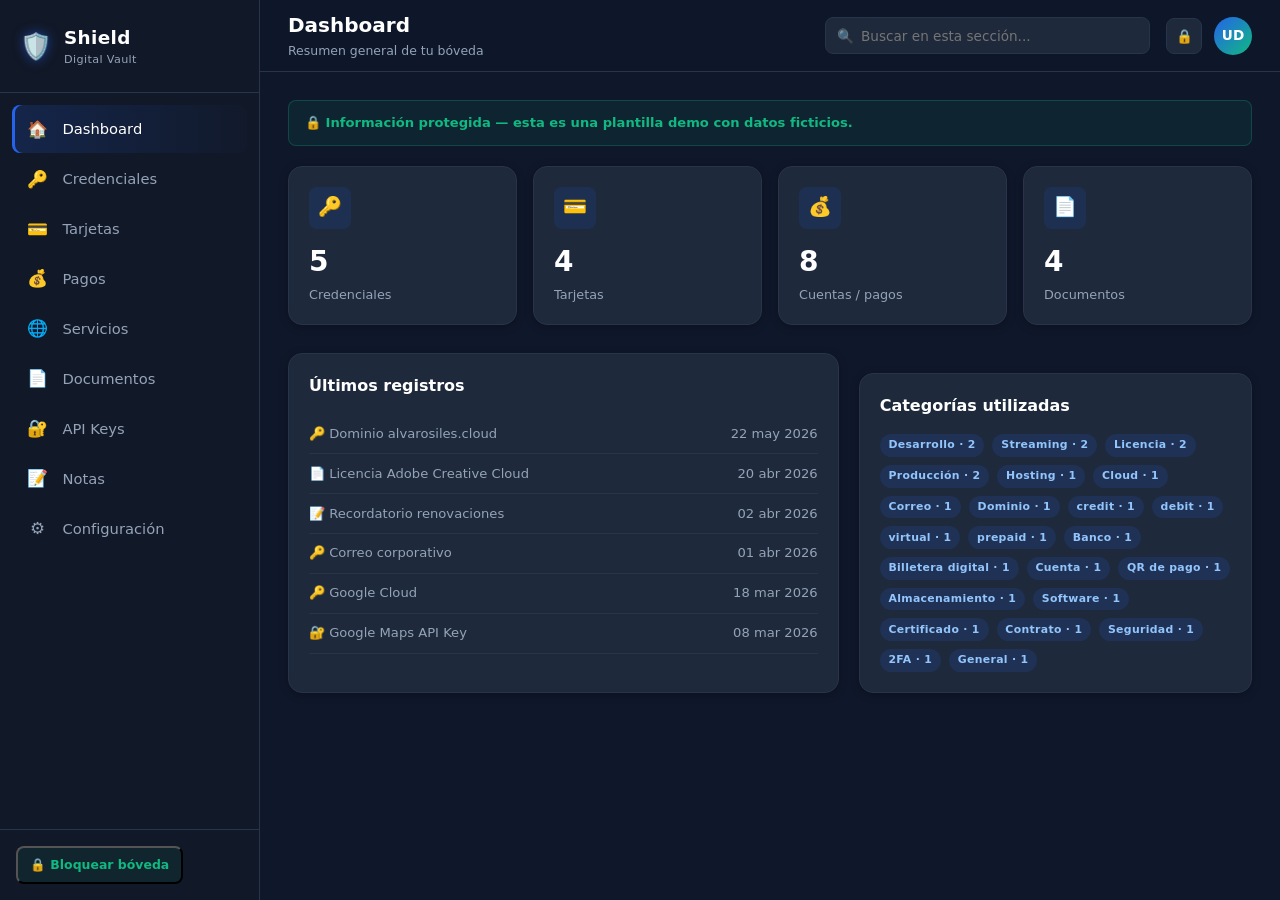
<file: index.html>
<!DOCTYPE html>
<html lang="es" data-page="dashboard">
<head>
<meta charset="UTF-8" />
<meta name="viewport" content="width=device-width, initial-scale=1.0" />
<title>Shield — Dashboard</title>
<link rel="icon" href="data:,">
<link rel="stylesheet" href="style.css" />
</head>
<body data-page="dashboard">
<script>window.BASE_PATH = "";</script>

<div class="app">
  <div id="sidebar-root"></div>

  <div class="main">
    <div id="topbar-root"></div>

    <main class="content">
      <div class="security-banner">
        🔒 Información protegida — esta es una plantilla demo con datos ficticios.
      </div>

      <div class="stats-grid" id="stats-grid">
        <!-- Stat cards renderizados por dashboard.js -->
      </div>

      <div class="two-col">
        <section class="panel">
          <div class="panel__header">
            <h3>Últimos registros</h3>
          </div>
          <div id="recent-list"></div>
        </section>

        <section class="panel">
          <div class="panel__header">
            <h3>Categorías utilizadas</h3>
          </div>
          <div id="category-list"></div>
        </section>
      </div>
    </main>
  </div>
</div>

<div id="toast-root"></div>

<script type="module" src="js/layout.js"></script>
<script type="module" src="app.js"></script>
<script type="module" src="js/dashboard.js"></script>
</body>
</html>
</file>
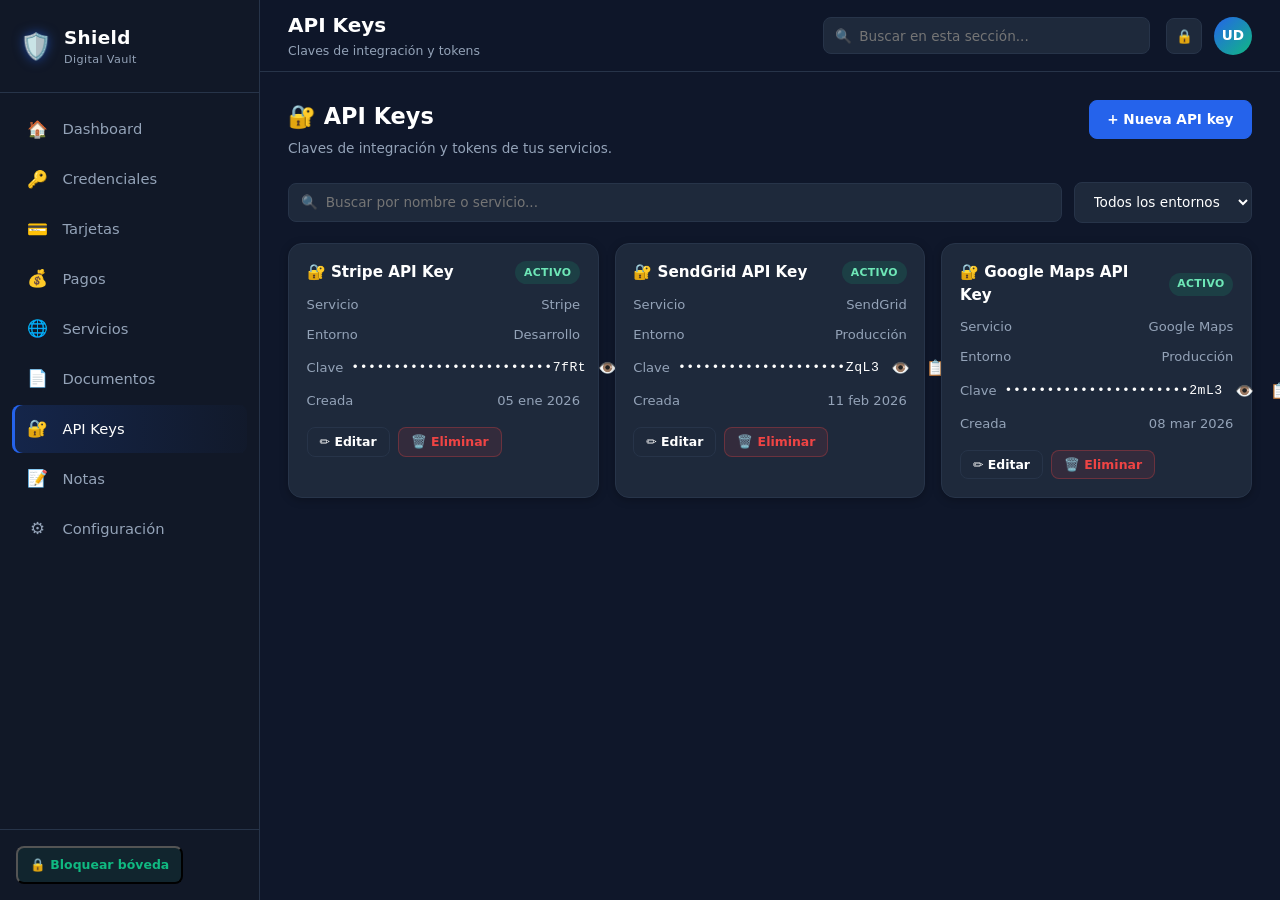
<file: pages/apikeys.html>
<!DOCTYPE html>
<html lang="es" data-page="apikeys">
<head>
<meta charset="UTF-8" />
<meta name="viewport" content="width=device-width, initial-scale=1.0" />
<title>Shield — API Keys</title>
<link rel="icon" href="data:,">
<link rel="stylesheet" href="../style.css" />
</head>
<body data-page="apikeys">
<script>window.BASE_PATH = "../";</script>

<div class="app">
  <div id="sidebar-root"></div>

  <div class="main">
    <div id="topbar-root"></div>

    <main class="content">
      <div class="page-header">
        <div>
          <h2>🔐 API Keys</h2>
          <p>Claves de integración y tokens de tus servicios.</p>
        </div>
        <button class="btn btn--primary" id="add-btn" type="button">+ Nueva API key</button>
      </div>

      <div class="toolbar">
        <div class="toolbar__search">
          <input type="search" id="search-input" placeholder="Buscar por nombre o servicio..." autocomplete="off" />
        </div>
        <select class="select" id="env-filter">
          <option value="">Todos los entornos</option>
          <option value="development">Desarrollo</option>
          <option value="production">Producción</option>
        </select>
      </div>

      <div class="record-grid" id="record-grid"></div>
    </main>
  </div>
</div>

<!-- Modal: crear/editar API key -->
<div class="modal-overlay" id="apikey-modal">
  <div class="modal">
    <div class="modal__header">
      <h3 id="modal-title">Nueva API key</h3>
      <button class="icon-btn" data-modal-close type="button">✕</button>
    </div>
    <form id="apikey-form">
      <div class="modal__body">
        <div class="form-grid">
          <div class="form-field form-field--full">
            <label for="f-name">Nombre</label>
            <input type="text" id="f-name" required placeholder="Ej. Stripe API Key" />
          </div>
          <div class="form-field">
            <label for="f-service">Servicio</label>
            <input type="text" id="f-service" required placeholder="Ej. Stripe" />
          </div>
          <div class="form-field">
            <label for="f-environment">Entorno</label>
            <select id="f-environment">
              <option value="development">Desarrollo</option>
              <option value="production">Producción</option>
            </select>
          </div>
          <div class="form-field form-field--full">
            <label for="f-key">Clave</label>
            <input type="text" id="f-key" required />
          </div>
          <div class="form-field">
            <label for="f-status">Estado</label>
            <select id="f-status">
              <option value="active">Activo</option>
              <option value="inactive">Inactivo</option>
            </select>
          </div>
          <div class="form-field form-field--full">
            <label for="f-notes">Notas</label>
            <textarea id="f-notes"></textarea>
          </div>
        </div>
      </div>
      <div class="modal__footer">
        <button type="button" class="btn" data-modal-close>Cancelar</button>
        <button type="submit" class="btn btn--primary">Guardar</button>
      </div>
    </form>
  </div>
</div>

<div id="toast-root"></div>

<script type="module" src="../js/layout.js"></script>
<script type="module" src="../app.js"></script>
<script type="module" src="../js/apikeys.js"></script>
</body>
</html>
</file>
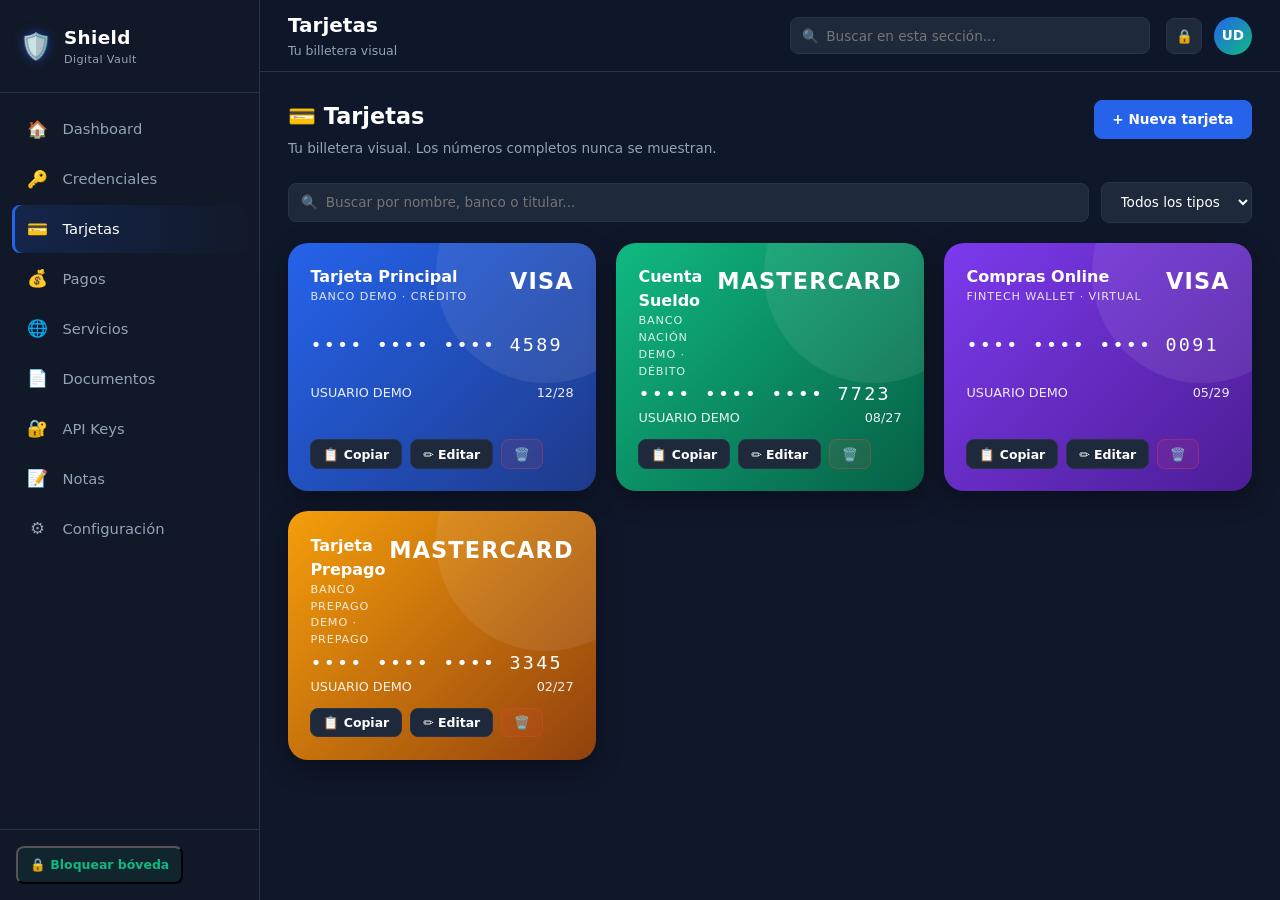
<file: pages/cards.html>
<!DOCTYPE html>
<html lang="es" data-page="cards">
<head>
<meta charset="UTF-8" />
<meta name="viewport" content="width=device-width, initial-scale=1.0" />
<title>Shield — Tarjetas</title>
<link rel="icon" href="data:,">
<link rel="stylesheet" href="../style.css" />
</head>
<body data-page="cards">
<script>window.BASE_PATH = "../";</script>

<div class="app">
  <div id="sidebar-root"></div>

  <div class="main">
    <div id="topbar-root"></div>

    <main class="content">
      <div class="page-header">
        <div>
          <h2>💳 Tarjetas</h2>
          <p>Tu billetera visual. Los números completos nunca se muestran.</p>
        </div>
        <button class="btn btn--primary" id="add-btn" type="button">+ Nueva tarjeta</button>
      </div>

      <div class="toolbar">
        <div class="toolbar__search">
          <input type="search" id="search-input" placeholder="Buscar por nombre, banco o titular..." autocomplete="off" />
        </div>
        <select class="select" id="type-filter">
          <option value="">Todos los tipos</option>
          <option value="credit">Crédito</option>
          <option value="debit">Débito</option>
          <option value="virtual">Virtual</option>
          <option value="prepaid">Prepago</option>
        </select>
      </div>

      <div class="wallet-grid" id="wallet-grid"></div>
    </main>
  </div>
</div>

<!-- Modal: crear/editar tarjeta -->
<div class="modal-overlay" id="card-modal">
  <div class="modal">
    <div class="modal__header">
      <h3 id="modal-title">Nueva tarjeta</h3>
      <button class="icon-btn" data-modal-close type="button">✕</button>
    </div>
    <form id="card-form">
      <div class="modal__body">
        <div class="form-grid">
          <div class="form-field">
            <label for="f-name">Nombre de tarjeta</label>
            <input type="text" id="f-name" required placeholder="Ej. Tarjeta Principal" />
          </div>
          <div class="form-field">
            <label for="f-bank">Banco</label>
            <input type="text" id="f-bank" required placeholder="Ej. Banco Demo" />
          </div>
          <div class="form-field">
            <label for="f-type">Tipo</label>
            <select id="f-type">
              <option value="credit">Crédito</option>
              <option value="debit">Débito</option>
              <option value="virtual">Virtual</option>
              <option value="prepaid">Prepago</option>
            </select>
          </div>
          <div class="form-field">
            <label for="f-brand">Marca</label>
            <input type="text" id="f-brand" placeholder="VISA / MASTERCARD" />
          </div>
          <div class="form-field">
            <label for="f-holder">Titular</label>
            <input type="text" id="f-holder" required />
          </div>
          <div class="form-field">
            <label for="f-last4">Últimos 4 dígitos</label>
            <input type="text" id="f-last4" maxlength="4" pattern="\d{4}" required placeholder="0000" />
          </div>
          <div class="form-field">
            <label for="f-expiration">Fecha vencimiento</label>
            <input type="text" id="f-expiration" placeholder="MM/AA" required />
          </div>
          <div class="form-field">
            <label for="f-color">Color</label>
            <select id="f-color">
              <option value="blue">Azul</option>
              <option value="green">Verde</option>
              <option value="purple">Morado</option>
              <option value="dark">Oscuro</option>
              <option value="orange">Naranja</option>
            </select>
          </div>
          <div class="form-field form-field--full">
            <label for="f-notes">Notas</label>
            <textarea id="f-notes"></textarea>
          </div>
        </div>
      </div>
      <div class="modal__footer">
        <button type="button" class="btn" data-modal-close>Cancelar</button>
        <button type="submit" class="btn btn--primary">Guardar</button>
      </div>
    </form>
  </div>
</div>

<div id="toast-root"></div>

<script type="module" src="../js/layout.js"></script>
<script type="module" src="../app.js"></script>
<script type="module" src="../js/cards.js"></script>
</body>
</html>
</file>
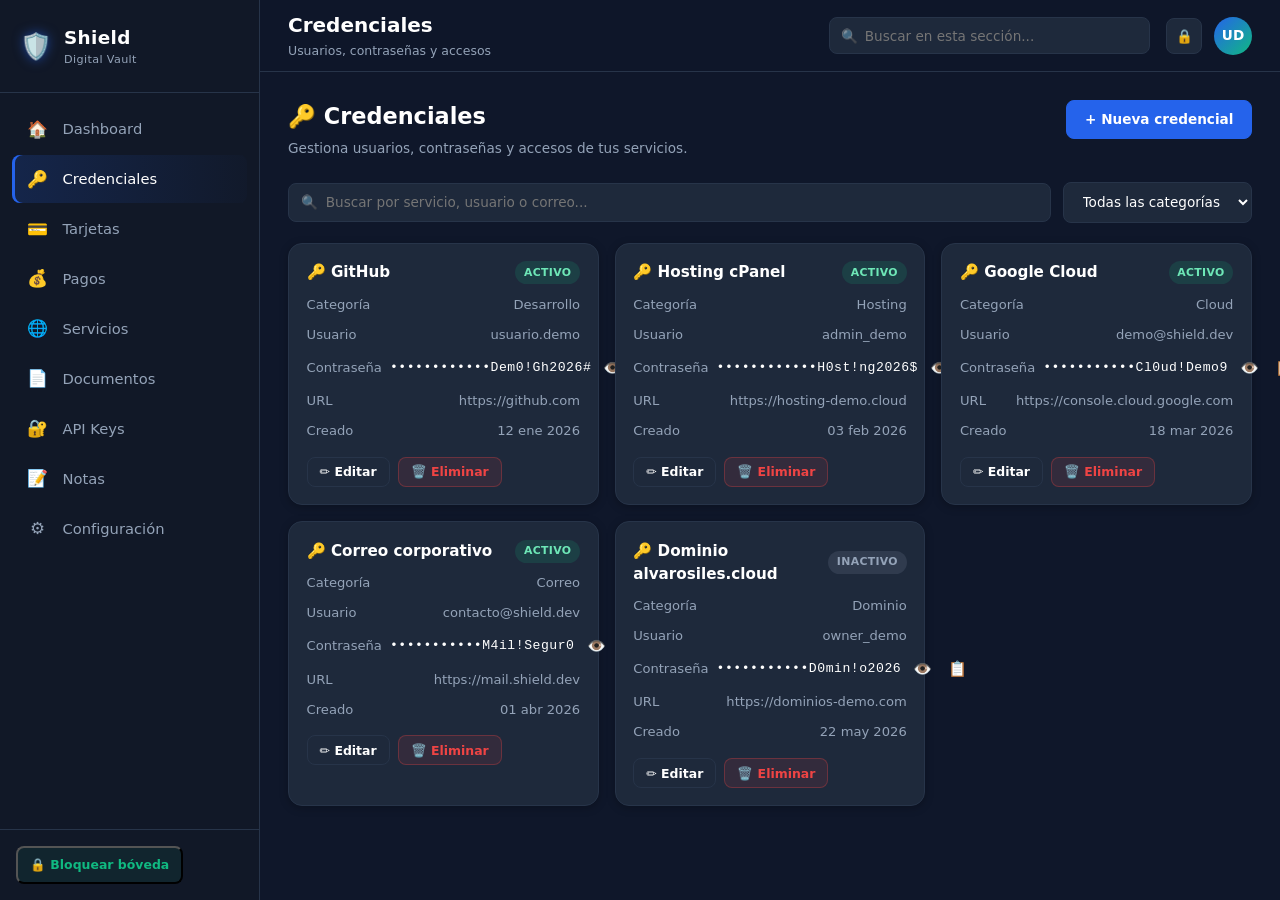
<file: pages/credentials.html>
<!DOCTYPE html>
<html lang="es" data-page="credentials">
<head>
<meta charset="UTF-8" />
<meta name="viewport" content="width=device-width, initial-scale=1.0" />
<title>Shield — Credenciales</title>
<link rel="icon" href="data:,">
<link rel="stylesheet" href="../style.css" />
</head>
<body data-page="credentials">
<script>window.BASE_PATH = "../";</script>

<div class="app">
  <div id="sidebar-root"></div>

  <div class="main">
    <div id="topbar-root"></div>

    <main class="content">
      <div class="page-header">
        <div>
          <h2>🔑 Credenciales</h2>
          <p>Gestiona usuarios, contraseñas y accesos de tus servicios.</p>
        </div>
        <button class="btn btn--primary" id="add-btn" type="button">+ Nueva credencial</button>
      </div>

      <div class="toolbar">
        <div class="toolbar__search">
          <input type="search" id="search-input" placeholder="Buscar por servicio, usuario o correo..." autocomplete="off" />
        </div>
        <select class="select" id="category-filter">
          <option value="">Todas las categorías</option>
        </select>
      </div>

      <div class="record-grid" id="record-grid"></div>
    </main>
  </div>
</div>

<!-- Modal: crear/editar credencial -->
<div class="modal-overlay" id="credential-modal">
  <div class="modal">
    <div class="modal__header">
      <h3 id="modal-title">Nueva credencial</h3>
      <button class="icon-btn" data-modal-close type="button">✕</button>
    </div>
    <form id="credential-form">
      <div class="modal__body">
        <div class="form-grid">
          <div class="form-field form-field--full">
            <label for="f-service">Nombre del servicio</label>
            <input type="text" id="f-service" required placeholder="Ej. GitHub" />
          </div>
          <div class="form-field">
            <label for="f-category">Categoría</label>
            <input type="text" id="f-category" required placeholder="Ej. Hosting, Cloud, Correo" />
          </div>
          <div class="form-field">
            <label for="f-status">Estado</label>
            <select id="f-status">
              <option value="active">Activo</option>
              <option value="inactive">Inactivo</option>
            </select>
          </div>
          <div class="form-field form-field--full">
            <label for="f-url">URL</label>
            <input type="url" id="f-url" placeholder="https://" />
          </div>
          <div class="form-field">
            <label for="f-username">Usuario</label>
            <input type="text" id="f-username" required />
          </div>
          <div class="form-field">
            <label for="f-password">Contraseña</label>
            <input type="text" id="f-password" required />
          </div>
          <div class="form-field form-field--full">
            <label for="f-email">Correo asociado</label>
            <input type="email" id="f-email" />
          </div>
          <div class="form-field form-field--full">
            <label for="f-notes">Notas</label>
            <textarea id="f-notes"></textarea>
          </div>
        </div>
      </div>
      <div class="modal__footer">
        <button type="button" class="btn" data-modal-close>Cancelar</button>
        <button type="submit" class="btn btn--primary">Guardar</button>
      </div>
    </form>
  </div>
</div>

<div id="toast-root"></div>

<script type="module" src="../js/layout.js"></script>
<script type="module" src="../app.js"></script>
<script type="module" src="../js/credentials.js"></script>
</body>
</html>
</file>
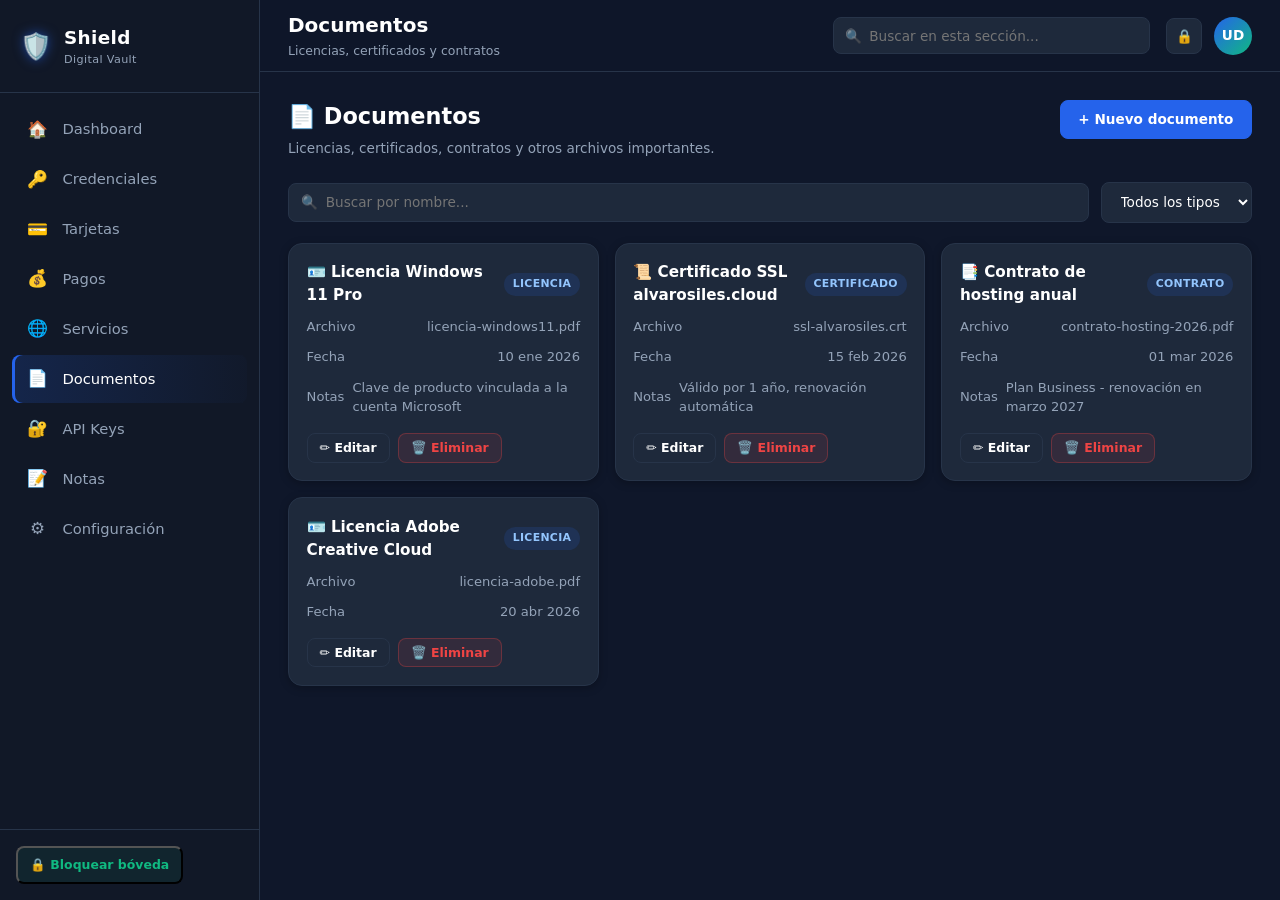
<file: pages/documents.html>
<!DOCTYPE html>
<html lang="es" data-page="documents">
<head>
<meta charset="UTF-8" />
<meta name="viewport" content="width=device-width, initial-scale=1.0" />
<title>Shield — Documentos</title>
<link rel="icon" href="data:,">
<link rel="stylesheet" href="../style.css" />
</head>
<body data-page="documents">
<script>window.BASE_PATH = "../";</script>

<div class="app">
  <div id="sidebar-root"></div>

  <div class="main">
    <div id="topbar-root"></div>

    <main class="content">
      <div class="page-header">
        <div>
          <h2>📄 Documentos</h2>
          <p>Licencias, certificados, contratos y otros archivos importantes.</p>
        </div>
        <button class="btn btn--primary" id="add-btn" type="button">+ Nuevo documento</button>
      </div>

      <div class="toolbar">
        <div class="toolbar__search">
          <input type="search" id="search-input" placeholder="Buscar por nombre..." autocomplete="off" />
        </div>
        <select class="select" id="type-filter">
          <option value="">Todos los tipos</option>
          <option value="Licencia">Licencia</option>
          <option value="Certificado">Certificado</option>
          <option value="Contrato">Contrato</option>
        </select>
      </div>

      <div class="record-grid" id="record-grid"></div>
    </main>
  </div>
</div>

<!-- Modal: crear/editar documento -->
<div class="modal-overlay" id="document-modal">
  <div class="modal">
    <div class="modal__header">
      <h3 id="modal-title">Nuevo documento</h3>
      <button class="icon-btn" data-modal-close type="button">✕</button>
    </div>
    <form id="document-form">
      <div class="modal__body">
        <div class="form-grid">
          <div class="form-field form-field--full">
            <label for="f-name">Nombre</label>
            <input type="text" id="f-name" required placeholder="Ej. Licencia Windows 11 Pro" />
          </div>
          <div class="form-field">
            <label for="f-type">Tipo de documento</label>
            <select id="f-type">
              <option value="Licencia">Licencia</option>
              <option value="Certificado">Certificado</option>
              <option value="Contrato">Contrato</option>
              <option value="Otro">Otro</option>
            </select>
          </div>
          <div class="form-field">
            <label for="f-date">Fecha</label>
            <input type="date" id="f-date" required />
          </div>
          <div class="form-field form-field--full">
            <label for="f-file">Archivo asociado (referencia)</label>
            <input type="text" id="f-file" placeholder="Ej. contrato.pdf" />
          </div>
          <div class="form-field form-field--full">
            <label for="f-notes">Notas</label>
            <textarea id="f-notes"></textarea>
          </div>
        </div>
      </div>
      <div class="modal__footer">
        <button type="button" class="btn" data-modal-close>Cancelar</button>
        <button type="submit" class="btn btn--primary">Guardar</button>
      </div>
    </form>
  </div>
</div>

<div id="toast-root"></div>

<script type="module" src="../js/layout.js"></script>
<script type="module" src="../app.js"></script>
<script type="module" src="../js/documents.js"></script>
</body>
</html>
</file>
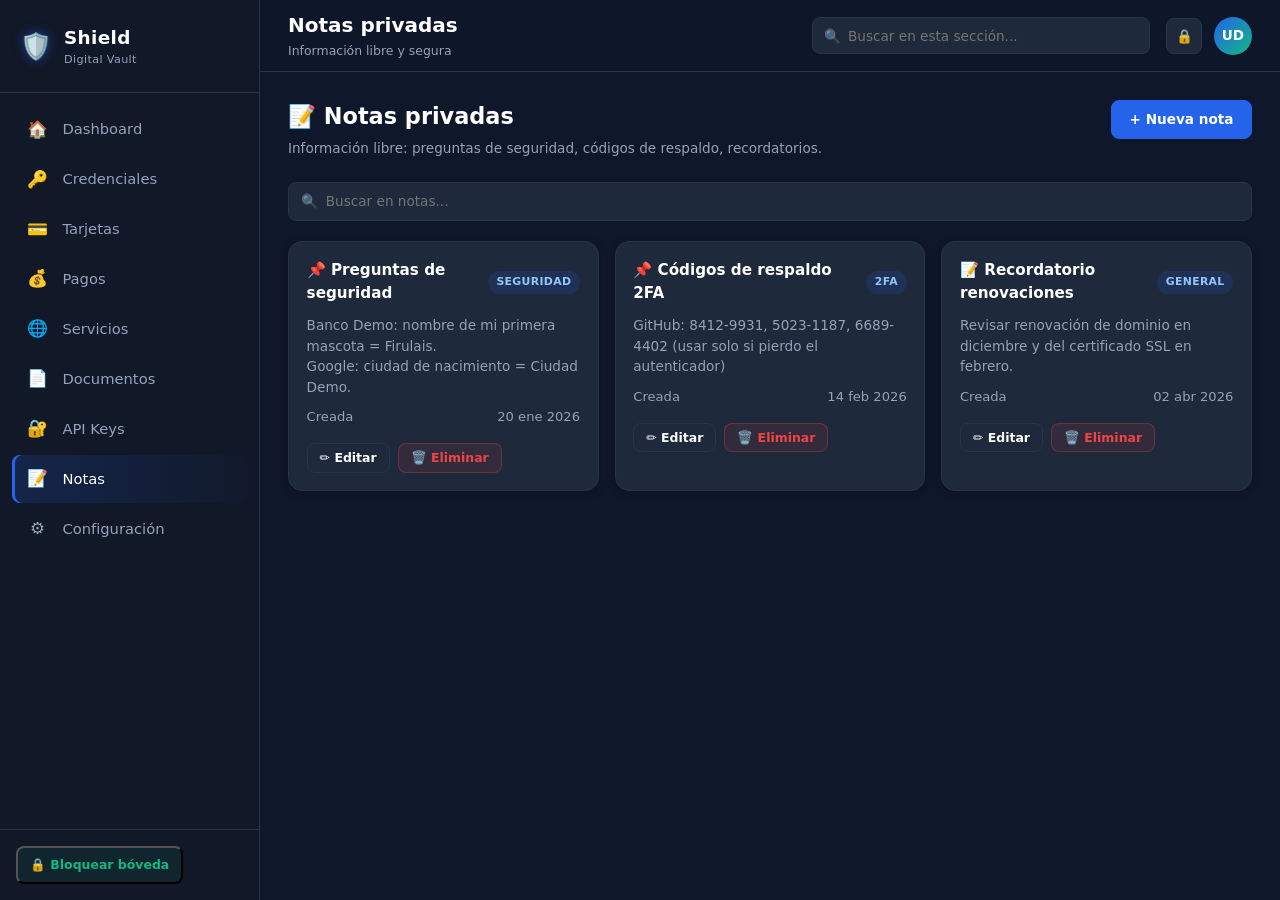
<file: pages/notes.html>
<!DOCTYPE html>
<html lang="es" data-page="notes">
<head>
<meta charset="UTF-8" />
<meta name="viewport" content="width=device-width, initial-scale=1.0" />
<title>Shield — Notas privadas</title>
<link rel="icon" href="data:,">
<link rel="stylesheet" href="../style.css" />
</head>
<body data-page="notes">
<script>window.BASE_PATH = "../";</script>

<div class="app">
  <div id="sidebar-root"></div>

  <div class="main">
    <div id="topbar-root"></div>

    <main class="content">
      <div class="page-header">
        <div>
          <h2>📝 Notas privadas</h2>
          <p>Información libre: preguntas de seguridad, códigos de respaldo, recordatorios.</p>
        </div>
        <button class="btn btn--primary" id="add-btn" type="button">+ Nueva nota</button>
      </div>

      <div class="toolbar">
        <div class="toolbar__search">
          <input type="search" id="search-input" placeholder="Buscar en notas..." autocomplete="off" />
        </div>
      </div>

      <div class="record-grid" id="record-grid"></div>
    </main>
  </div>
</div>

<!-- Modal: crear/editar nota -->
<div class="modal-overlay" id="note-modal">
  <div class="modal">
    <div class="modal__header">
      <h3 id="modal-title">Nueva nota</h3>
      <button class="icon-btn" data-modal-close type="button">✕</button>
    </div>
    <form id="note-form">
      <div class="modal__body">
        <div class="form-grid">
          <div class="form-field form-field--full">
            <label for="f-title">Título</label>
            <input type="text" id="f-title" required placeholder="Ej. Preguntas de seguridad" />
          </div>
          <div class="form-field">
            <label for="f-category">Categoría</label>
            <input type="text" id="f-category" placeholder="Ej. Seguridad, 2FA, General" />
          </div>
          <div class="form-field">
            <label for="f-pinned">Fijar nota</label>
            <select id="f-pinned">
              <option value="false">No</option>
              <option value="true">Sí</option>
            </select>
          </div>
          <div class="form-field form-field--full">
            <label for="f-content">Contenido</label>
            <textarea id="f-content" rows="5" required></textarea>
          </div>
        </div>
      </div>
      <div class="modal__footer">
        <button type="button" class="btn" data-modal-close>Cancelar</button>
        <button type="submit" class="btn btn--primary">Guardar</button>
      </div>
    </form>
  </div>
</div>

<div id="toast-root"></div>

<script type="module" src="../js/layout.js"></script>
<script type="module" src="../app.js"></script>
<script type="module" src="../js/notes.js"></script>
</body>
</html>
</file>
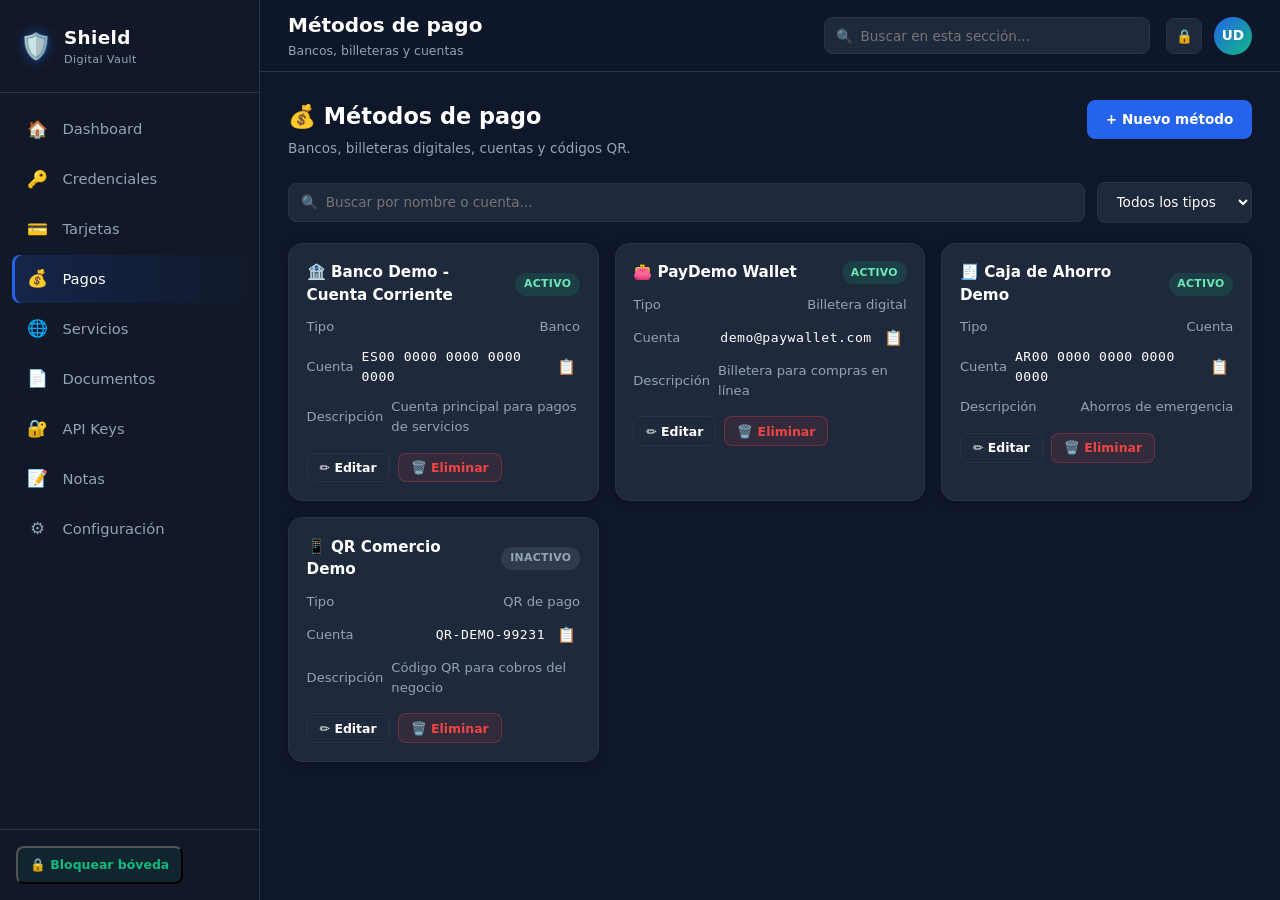
<file: pages/payments.html>
<!DOCTYPE html>
<html lang="es" data-page="payments">
<head>
<meta charset="UTF-8" />
<meta name="viewport" content="width=device-width, initial-scale=1.0" />
<title>Shield — Métodos de pago</title>
<link rel="icon" href="data:,">
<link rel="stylesheet" href="../style.css" />
</head>
<body data-page="payments">
<script>window.BASE_PATH = "../";</script>

<div class="app">
  <div id="sidebar-root"></div>

  <div class="main">
    <div id="topbar-root"></div>

    <main class="content">
      <div class="page-header">
        <div>
          <h2>💰 Métodos de pago</h2>
          <p>Bancos, billeteras digitales, cuentas y códigos QR.</p>
        </div>
        <button class="btn btn--primary" id="add-btn" type="button">+ Nuevo método</button>
      </div>

      <div class="toolbar">
        <div class="toolbar__search">
          <input type="search" id="search-input" placeholder="Buscar por nombre o cuenta..." autocomplete="off" />
        </div>
        <select class="select" id="type-filter">
          <option value="">Todos los tipos</option>
          <option value="Banco">Banco</option>
          <option value="Billetera digital">Billetera digital</option>
          <option value="Cuenta">Cuenta</option>
          <option value="QR de pago">QR de pago</option>
        </select>
      </div>

      <div class="record-grid" id="record-grid"></div>
    </main>
  </div>
</div>

<!-- Modal: crear/editar método de pago -->
<div class="modal-overlay" id="payment-modal">
  <div class="modal">
    <div class="modal__header">
      <h3 id="modal-title">Nuevo método de pago</h3>
      <button class="icon-btn" data-modal-close type="button">✕</button>
    </div>
    <form id="payment-form">
      <div class="modal__body">
        <div class="form-grid">
          <div class="form-field form-field--full">
            <label for="f-name">Nombre</label>
            <input type="text" id="f-name" required placeholder="Ej. Banco Demo - Cuenta Corriente" />
          </div>
          <div class="form-field">
            <label for="f-type">Tipo</label>
            <select id="f-type">
              <option value="Banco">Banco</option>
              <option value="Billetera digital">Billetera digital</option>
              <option value="Cuenta">Cuenta</option>
              <option value="QR de pago">QR de pago</option>
            </select>
          </div>
          <div class="form-field">
            <label for="f-status">Estado</label>
            <select id="f-status">
              <option value="active">Activo</option>
              <option value="inactive">Inactivo</option>
            </select>
          </div>
          <div class="form-field form-field--full">
            <label for="f-account">Cuenta / referencia</label>
            <input type="text" id="f-account" required />
          </div>
          <div class="form-field form-field--full">
            <label for="f-description">Descripción</label>
            <textarea id="f-description"></textarea>
          </div>
        </div>
      </div>
      <div class="modal__footer">
        <button type="button" class="btn" data-modal-close>Cancelar</button>
        <button type="submit" class="btn btn--primary">Guardar</button>
      </div>
    </form>
  </div>
</div>

<div id="toast-root"></div>

<script type="module" src="../js/layout.js"></script>
<script type="module" src="../app.js"></script>
<script type="module" src="../js/payments.js"></script>
</body>
</html>
</file>
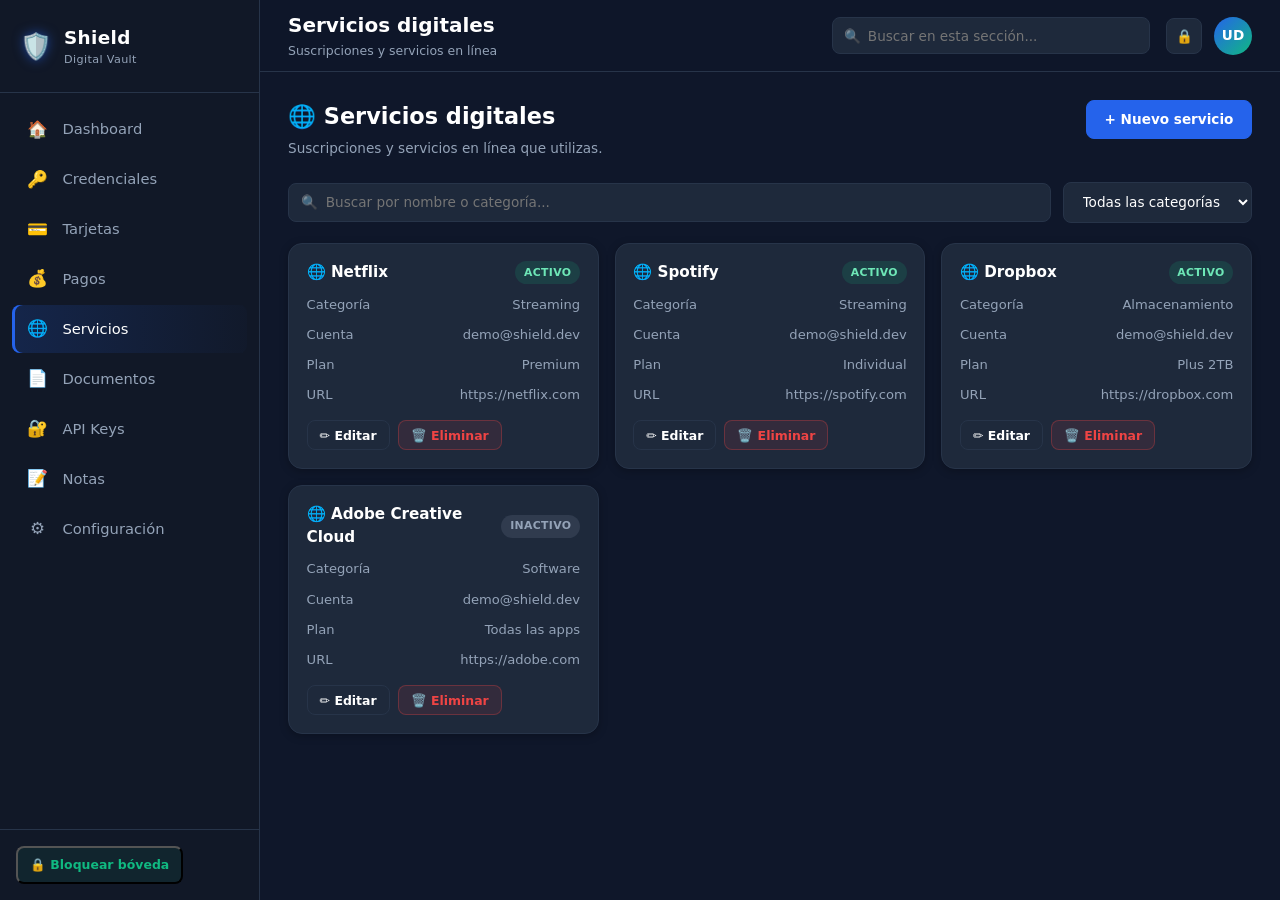
<file: pages/services.html>
<!DOCTYPE html>
<html lang="es" data-page="services">
<head>
<meta charset="UTF-8" />
<meta name="viewport" content="width=device-width, initial-scale=1.0" />
<title>Shield — Servicios digitales</title>
<link rel="icon" href="data:,">
<link rel="stylesheet" href="../style.css" />
</head>
<body data-page="services">
<script>window.BASE_PATH = "../";</script>

<div class="app">
  <div id="sidebar-root"></div>

  <div class="main">
    <div id="topbar-root"></div>

    <main class="content">
      <div class="page-header">
        <div>
          <h2>🌐 Servicios digitales</h2>
          <p>Suscripciones y servicios en línea que utilizas.</p>
        </div>
        <button class="btn btn--primary" id="add-btn" type="button">+ Nuevo servicio</button>
      </div>

      <div class="toolbar">
        <div class="toolbar__search">
          <input type="search" id="search-input" placeholder="Buscar por nombre o categoría..." autocomplete="off" />
        </div>
        <select class="select" id="category-filter">
          <option value="">Todas las categorías</option>
        </select>
      </div>

      <div class="record-grid" id="record-grid"></div>
    </main>
  </div>
</div>

<!-- Modal: crear/editar servicio -->
<div class="modal-overlay" id="service-modal">
  <div class="modal">
    <div class="modal__header">
      <h3 id="modal-title">Nuevo servicio</h3>
      <button class="icon-btn" data-modal-close type="button">✕</button>
    </div>
    <form id="service-form">
      <div class="modal__body">
        <div class="form-grid">
          <div class="form-field form-field--full">
            <label for="f-name">Nombre del servicio</label>
            <input type="text" id="f-name" required placeholder="Ej. Netflix" />
          </div>
          <div class="form-field">
            <label for="f-category">Categoría</label>
            <input type="text" id="f-category" required placeholder="Ej. Streaming" />
          </div>
          <div class="form-field">
            <label for="f-status">Estado</label>
            <select id="f-status">
              <option value="active">Activo</option>
              <option value="inactive">Inactivo</option>
            </select>
          </div>
          <div class="form-field form-field--full">
            <label for="f-url">URL</label>
            <input type="url" id="f-url" placeholder="https://" />
          </div>
          <div class="form-field">
            <label for="f-account">Cuenta</label>
            <input type="text" id="f-account" />
          </div>
          <div class="form-field">
            <label for="f-plan">Plan</label>
            <input type="text" id="f-plan" />
          </div>
          <div class="form-field form-field--full">
            <label for="f-notes">Notas</label>
            <textarea id="f-notes"></textarea>
          </div>
        </div>
      </div>
      <div class="modal__footer">
        <button type="button" class="btn" data-modal-close>Cancelar</button>
        <button type="submit" class="btn btn--primary">Guardar</button>
      </div>
    </form>
  </div>
</div>

<div id="toast-root"></div>

<script type="module" src="../js/layout.js"></script>
<script type="module" src="../app.js"></script>
<script type="module" src="../js/services.js"></script>
</body>
</html>
</file>
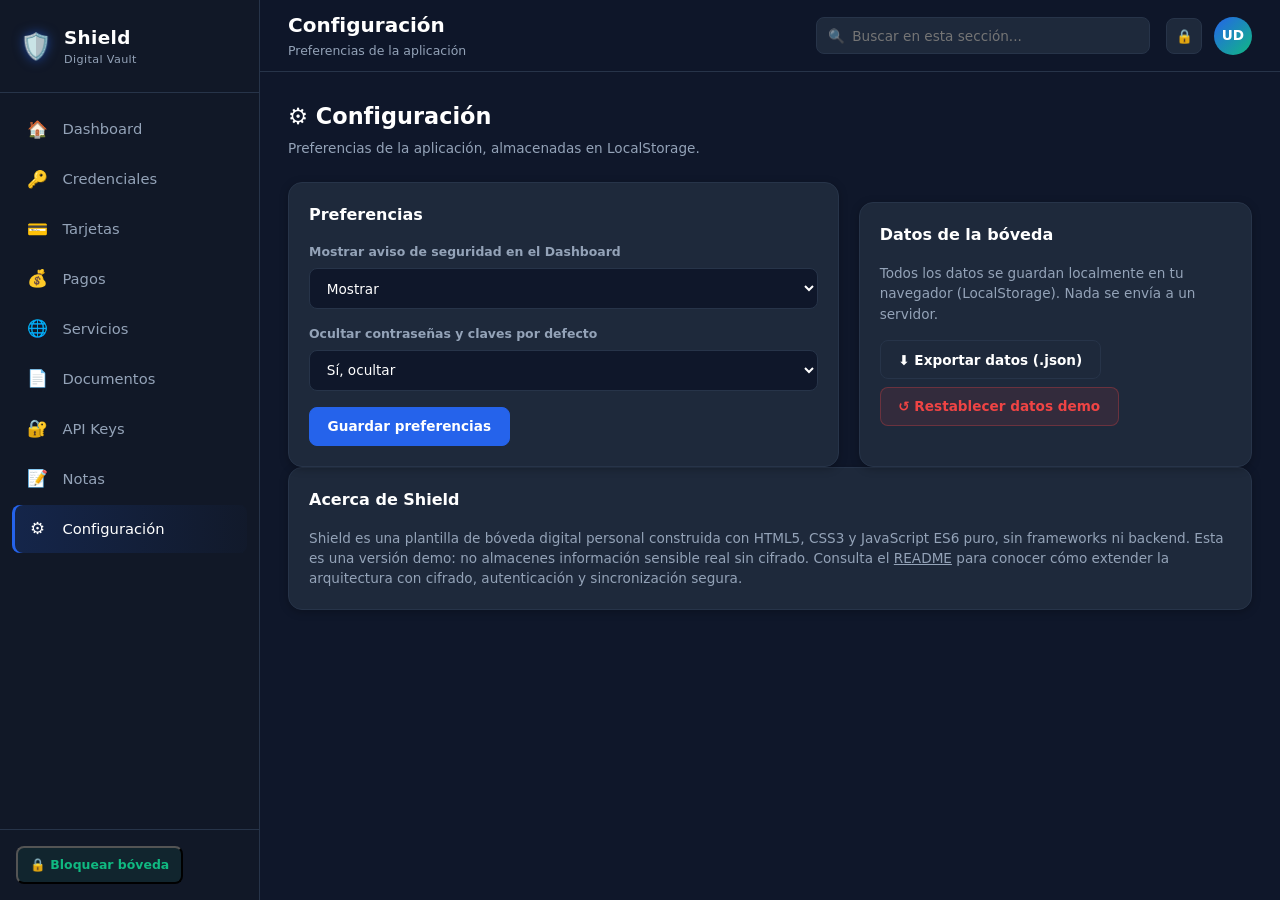
<file: pages/settings.html>
<!DOCTYPE html>
<html lang="es" data-page="settings">
<head>
<meta charset="UTF-8" />
<meta name="viewport" content="width=device-width, initial-scale=1.0" />
<title>Shield — Configuración</title>
<link rel="icon" href="data:,">
<link rel="stylesheet" href="../style.css" />
</head>
<body data-page="settings">
<script>window.BASE_PATH = "../";</script>

<div class="app">
  <div id="sidebar-root"></div>

  <div class="main">
    <div id="topbar-root"></div>

    <main class="content">
      <div class="page-header">
        <div>
          <h2>⚙ Configuración</h2>
          <p>Preferencias de la aplicación, almacenadas en LocalStorage.</p>
        </div>
      </div>

      <div class="two-col">
        <section class="panel">
          <div class="panel__header"><h3>Preferencias</h3></div>
          <div class="form-grid">
            <div class="form-field form-field--full">
              <label for="p-banner">Mostrar aviso de seguridad en el Dashboard</label>
              <select id="p-banner">
                <option value="true">Mostrar</option>
                <option value="false">Ocultar</option>
              </select>
            </div>
            <div class="form-field form-field--full">
              <label for="p-mask">Ocultar contraseñas y claves por defecto</label>
              <select id="p-mask">
                <option value="true">Sí, ocultar</option>
                <option value="false">No, mostrar</option>
              </select>
            </div>
          </div>
          <div class="mt-2">
            <button class="btn btn--primary" id="save-prefs-btn" type="button">Guardar preferencias</button>
          </div>
        </section>

        <section class="panel">
          <div class="panel__header"><h3>Datos de la bóveda</h3></div>
          <p class="text-muted" style="font-size: 0.85rem;">
            Todos los datos se guardan localmente en tu navegador (LocalStorage). Nada se envía a un servidor.
          </p>
          <div class="mt-2 flex gap-1" style="flex-wrap: wrap;">
            <button class="btn" id="export-btn" type="button">⬇ Exportar datos (.json)</button>
            <button class="btn btn--danger" id="reset-btn" type="button">↺ Restablecer datos demo</button>
          </div>
        </section>
      </div>

      <section class="panel">
        <div class="panel__header"><h3>Acerca de Shield</h3></div>
        <p class="text-muted" style="font-size: 0.85rem;">
          Shield es una plantilla de bóveda digital personal construida con HTML5, CSS3 y JavaScript ES6 puro,
          sin frameworks ni backend. Esta es una versión demo: no almacenes información sensible real sin
          cifrado. Consulta el <a href="../README.md" class="text-muted" style="text-decoration: underline;">README</a>
          para conocer cómo extender la arquitectura con cifrado, autenticación y sincronización segura.
        </p>
      </section>
    </main>
  </div>
</div>

<div id="toast-root"></div>

<script type="module" src="../js/layout.js"></script>
<script type="module" src="../app.js"></script>
<script type="module" src="../js/settings.js"></script>
</body>
</html>
</file>
<file: style.css>
/* ==========================================================================
   Shield — Digital Vault Template
   Design system: dark theme, modular CSS, no frameworks
   ========================================================================== */

:root {
  /* Colors (from spec) */
  --bg: #0F172A;
  --sidebar: #111827;
  --card: #1E293B;
  --primary: #2563EB;
  --primary-hover: #3B82F6;
  --security: #10B981;
  --warning: #F59E0B;
  --danger: #EF4444;
  --text: #FFFFFF;
  --text-muted: #94A3B8;
  --text-dim: #64748B;
  --border: #273449;
  --overlay: rgba(15, 23, 42, 0.85);

  /* Layout */
  --sidebar-width: 260px;
  --sidebar-width-collapsed: 76px;
  --topbar-height: 72px;
  --radius-sm: 8px;
  --radius-md: 14px;
  --radius-lg: 20px;
  --shadow-sm: 0 2px 8px rgba(0, 0, 0, 0.25);
  --shadow-md: 0 8px 24px rgba(0, 0, 0, 0.35);
  --transition: 180ms cubic-bezier(0.4, 0, 0.2, 1);
}

/* ---------- Reset ---------- */
* , *::before, *::after { box-sizing: border-box; }

html, body {
  margin: 0;
  padding: 0;
  height: 100%;
  overflow-x: hidden;
}

body {
  background: var(--bg);
  color: var(--text);
  font-family: "Segoe UI", Inter, system-ui, -apple-system, sans-serif;
  -webkit-font-smoothing: antialiased;
  line-height: 1.5;
}

h1, h2, h3, h4, p, ul, ol { margin: 0; }
ul { list-style: none; padding: 0; }
a { color: inherit; text-decoration: none; }
button { font-family: inherit; cursor: pointer; }
input, select, textarea { font-family: inherit; }
img, svg { display: block; max-width: 100%; }

::selection { background: var(--primary); color: #fff; }

/* Scrollbar */
::-webkit-scrollbar { width: 10px; height: 10px; }
::-webkit-scrollbar-track { background: transparent; }
::-webkit-scrollbar-thumb { background: var(--border); border-radius: 10px; }
::-webkit-scrollbar-thumb:hover { background: var(--text-dim); }

/* ---------- App shell ---------- */
.app {
  display: flex;
  min-height: 100vh;
}

/* ---------- Sidebar ---------- */
.sidebar {
  width: var(--sidebar-width);
  flex-shrink: 0;
  background: var(--sidebar);
  border-right: 1px solid var(--border);
  display: flex;
  flex-direction: column;
  position: sticky;
  top: 0;
  height: 100vh;
  transition: transform var(--transition), width var(--transition);
  z-index: 100;
}

.sidebar__brand {
  display: flex;
  align-items: center;
  gap: 0.75rem;
  padding: 1.5rem 1.25rem;
  border-bottom: 1px solid var(--border);
}

.sidebar__brand-icon {
  font-size: 1.6rem;
  filter: drop-shadow(0 0 6px rgba(37, 99, 235, 0.6));
}

.sidebar__brand-text {
  font-size: 1.15rem;
  font-weight: 700;
  letter-spacing: 0.02em;
}

.sidebar__brand-text small {
  display: block;
  font-size: 0.7rem;
  font-weight: 400;
  color: var(--text-muted);
}

.sidebar__nav {
  flex: 1;
  overflow-y: auto;
  padding: 0.75rem;
}

.sidebar__link {
  display: flex;
  align-items: center;
  gap: 0.85rem;
  padding: 0.7rem 0.9rem;
  border-radius: var(--radius-sm);
  color: var(--text-muted);
  font-size: 0.92rem;
  font-weight: 500;
  margin-bottom: 0.15rem;
  transition: background var(--transition), color var(--transition);
  white-space: nowrap;
}

.sidebar__link:hover {
  background: rgba(148, 163, 184, 0.08);
  color: var(--text);
}

.sidebar__link.is-active {
  background: linear-gradient(90deg, rgba(37, 99, 235, 0.18), rgba(37, 99, 235, 0.02));
  color: #fff;
  box-shadow: inset 3px 0 0 var(--primary);
}

.sidebar__link-icon { font-size: 1.05rem; width: 1.4rem; text-align: center; }

.sidebar__footer {
  padding: 1rem;
  border-top: 1px solid var(--border);
  font-size: 0.75rem;
  color: var(--text-dim);
}

.sidebar__lock {
  display: flex;
  align-items: center;
  gap: 0.5rem;
  padding: 0.6rem 0.75rem;
  border-radius: var(--radius-sm);
  background: rgba(16, 185, 129, 0.08);
  color: var(--security);
  font-size: 0.78rem;
  font-weight: 600;
}

/* ---------- Main area ---------- */
.main {
  flex: 1;
  min-width: 0;
  display: flex;
  flex-direction: column;
}

.topbar {
  height: var(--topbar-height);
  display: flex;
  align-items: center;
  justify-content: space-between;
  gap: 1rem;
  padding: 0 1.75rem;
  border-bottom: 1px solid var(--border);
  position: sticky;
  top: 0;
  background: rgba(15, 23, 42, 0.85);
  backdrop-filter: blur(10px);
  z-index: 50;
}

.topbar__menu-btn {
  display: none;
  background: transparent;
  border: none;
  color: var(--text);
  font-size: 1.3rem;
}

.topbar__title {
  min-width: 0;
  flex: 1 1 auto;
  overflow: hidden;
}

.topbar__title h1 {
  font-size: 1.25rem;
  font-weight: 700;
  white-space: nowrap;
  overflow: hidden;
  text-overflow: ellipsis;
}

.topbar__title p {
  font-size: 0.78rem;
  color: var(--text-muted);
  margin-top: 2px;
  white-space: nowrap;
  overflow: hidden;
  text-overflow: ellipsis;
}

.topbar__search {
  flex: 1;
  max-width: 360px;
  position: relative;
}

.topbar__search input {
  width: 100%;
  background: var(--card);
  border: 1px solid var(--border);
  border-radius: var(--radius-sm);
  padding: 0.6rem 0.9rem 0.6rem 2.2rem;
  color: var(--text);
  font-size: 0.85rem;
  outline: none;
  transition: border-color var(--transition);
}

.topbar__search input:focus { border-color: var(--primary); }

.topbar__search::before {
  content: "🔍";
  position: absolute;
  left: 0.75rem;
  top: 50%;
  transform: translateY(-50%);
  font-size: 0.85rem;
  opacity: 0.6;
}

.topbar__actions {
  display: flex;
  align-items: center;
  gap: 0.75rem;
  flex-shrink: 0;
}

.avatar {
  width: 38px;
  height: 38px;
  border-radius: 50%;
  background: linear-gradient(135deg, var(--primary), var(--security));
  display: flex;
  align-items: center;
  justify-content: center;
  font-weight: 700;
  font-size: 0.85rem;
}

.content {
  padding: 1.75rem;
  flex: 1;
}

/* ---------- Page header ---------- */
.page-header {
  display: flex;
  align-items: flex-start;
  justify-content: space-between;
  gap: 1rem;
  flex-wrap: wrap;
  margin-bottom: 1.5rem;
}

.page-header h2 {
  font-size: 1.4rem;
  font-weight: 700;
}

.page-header p {
  color: var(--text-muted);
  font-size: 0.85rem;
  margin-top: 0.25rem;
}

/* ---------- Buttons ---------- */
.btn {
  display: inline-flex;
  align-items: center;
  gap: 0.5rem;
  padding: 0.65rem 1.1rem;
  border-radius: var(--radius-sm);
  border: 1px solid transparent;
  font-size: 0.85rem;
  font-weight: 600;
  transition: transform var(--transition), background var(--transition), box-shadow var(--transition);
  background: var(--card);
  color: var(--text);
  border-color: var(--border);
}

.btn:hover { transform: translateY(-1px); box-shadow: var(--shadow-sm); }
.btn:active { transform: translateY(0); }

.btn--primary {
  background: var(--primary);
  border-color: var(--primary);
  color: #fff;
}
.btn--primary:hover { background: var(--primary-hover); }

.btn--danger {
  background: rgba(239, 68, 68, 0.1);
  border-color: rgba(239, 68, 68, 0.3);
  color: var(--danger);
}
.btn--danger:hover { background: rgba(239, 68, 68, 0.18); }

.btn--icon {
  padding: 0.5rem;
  width: 36px;
  height: 36px;
  justify-content: center;
}

.btn--sm { padding: 0.4rem 0.75rem; font-size: 0.78rem; }
.btn:disabled { opacity: 0.5; cursor: not-allowed; transform: none; }

/* ---------- Stat cards (Dashboard) ---------- */
.stats-grid {
  display: grid;
  grid-template-columns: repeat(auto-fit, minmax(200px, 1fr));
  gap: 1rem;
  margin-bottom: 1.75rem;
}

.stat-card {
  background: var(--card);
  border: 1px solid var(--border);
  border-radius: var(--radius-md);
  padding: 1.25rem;
  box-shadow: var(--shadow-sm);
  transition: transform var(--transition), box-shadow var(--transition);
}

.stat-card:hover { transform: translateY(-3px); box-shadow: var(--shadow-md); }

.stat-card__top {
  display: flex;
  align-items: center;
  justify-content: space-between;
  margin-bottom: 0.75rem;
}

.stat-card__icon {
  width: 42px;
  height: 42px;
  border-radius: var(--radius-sm);
  display: flex;
  align-items: center;
  justify-content: center;
  font-size: 1.2rem;
  background: rgba(37, 99, 235, 0.12);
}

.stat-card__value {
  font-size: 1.75rem;
  font-weight: 800;
}

.stat-card__label {
  color: var(--text-muted);
  font-size: 0.8rem;
  margin-top: 0.15rem;
}

/* ---------- Panels / sections ---------- */
.panel {
  background: var(--card);
  border: 1px solid var(--border);
  border-radius: var(--radius-md);
  padding: 1.25rem;
  box-shadow: var(--shadow-sm);
}

.panel + .panel { margin-top: 1.25rem; }

.panel__header {
  display: flex;
  align-items: center;
  justify-content: space-between;
  margin-bottom: 1rem;
}

.panel__header h3 { font-size: 1rem; font-weight: 700; }

.two-col {
  display: grid;
  grid-template-columns: 1.4fr 1fr;
  gap: 1.25rem;
}

/* ---------- Toolbar (search/filter row) ---------- */
.toolbar {
  display: flex;
  align-items: center;
  gap: 0.75rem;
  flex-wrap: wrap;
  margin-bottom: 1.25rem;
}

.toolbar__search {
  position: relative;
  flex: 1;
  min-width: 220px;
}

.toolbar__search input {
  width: 100%;
  background: var(--card);
  border: 1px solid var(--border);
  border-radius: var(--radius-sm);
  padding: 0.65rem 0.9rem 0.65rem 2.3rem;
  color: var(--text);
  font-size: 0.85rem;
  outline: none;
}

.toolbar__search input:focus { border-color: var(--primary); }

.toolbar__search::before {
  content: "🔍";
  position: absolute;
  left: 0.8rem;
  top: 50%;
  transform: translateY(-50%);
  opacity: 0.6;
  font-size: 0.85rem;
}

.select {
  background: var(--card);
  border: 1px solid var(--border);
  border-radius: var(--radius-sm);
  color: var(--text);
  padding: 0.65rem 0.9rem;
  font-size: 0.85rem;
  outline: none;
}

/* ---------- Grid of record cards ---------- */
.record-grid {
  display: grid;
  grid-template-columns: repeat(auto-fill, minmax(280px, 1fr));
  gap: 1rem;
}

.record-card {
  background: var(--card);
  border: 1px solid var(--border);
  border-radius: var(--radius-md);
  padding: 1.1rem;
  box-shadow: var(--shadow-sm);
  transition: transform var(--transition), box-shadow var(--transition);
  display: flex;
  flex-direction: column;
  gap: 0.65rem;
}

.record-card:hover { transform: translateY(-2px); box-shadow: var(--shadow-md); }

.record-card__head {
  display: flex;
  align-items: center;
  justify-content: space-between;
  gap: 0.5rem;
}

.record-card__title {
  display: flex;
  align-items: center;
  gap: 0.6rem;
  font-weight: 700;
  font-size: 0.95rem;
}

.record-card__badge {
  font-size: 0.68rem;
  font-weight: 700;
  padding: 0.2rem 0.55rem;
  border-radius: 999px;
  background: rgba(37, 99, 235, 0.15);
  color: #93C5FD;
  text-transform: uppercase;
  letter-spacing: 0.03em;
}

.record-card__badge--active { background: rgba(16, 185, 129, 0.15); color: #6EE7B7; }
.record-card__badge--inactive { background: rgba(148, 163, 184, 0.15); color: var(--text-muted); }

.record-card__row {
  display: flex;
  align-items: center;
  justify-content: space-between;
  font-size: 0.82rem;
  color: var(--text-muted);
  gap: 0.5rem;
}

.record-card__secret {
  font-family: "Consolas", monospace;
  color: var(--text);
  letter-spacing: 0.04em;
}

.record-card__actions {
  display: flex;
  gap: 0.5rem;
  margin-top: 0.35rem;
}

/* ---------- Wallet card (Tarjetas) ---------- */
.wallet-card {
  position: relative;
  border-radius: var(--radius-lg);
  padding: 1.4rem;
  color: #fff;
  min-height: 175px;
  display: flex;
  flex-direction: column;
  justify-content: space-between;
  overflow: hidden;
  box-shadow: var(--shadow-md);
  background: linear-gradient(135deg, var(--primary), #1E3A8A);
}

.wallet-card::after {
  content: "";
  position: absolute;
  width: 220px;
  height: 220px;
  border-radius: 50%;
  background: rgba(255, 255, 255, 0.08);
  right: -60px;
  top: -80px;
}

.wallet-card--blue { background: linear-gradient(135deg, #2563EB, #1E3A8A); }
.wallet-card--green { background: linear-gradient(135deg, #10B981, #065F46); }
.wallet-card--purple { background: linear-gradient(135deg, #7C3AED, #4C1D95); }
.wallet-card--dark { background: linear-gradient(135deg, #334155, #0F172A); }
.wallet-card--orange { background: linear-gradient(135deg, #F59E0B, #92400E); }

.wallet-card__top {
  display: flex;
  align-items: flex-start;
  justify-content: space-between;
  z-index: 1;
}

.wallet-card__bank { font-weight: 700; font-size: 1rem; }
.wallet-card__type { font-size: 0.7rem; opacity: 0.85; text-transform: uppercase; letter-spacing: 0.08em; }
.wallet-card__brand { font-size: 1.4rem; font-weight: 800; letter-spacing: 0.05em; }

.wallet-card__number {
  font-family: "Consolas", monospace;
  font-size: 1.15rem;
  letter-spacing: 0.12em;
  z-index: 1;
}

.wallet-card__bottom {
  display: flex;
  align-items: flex-end;
  justify-content: space-between;
  z-index: 1;
}

.wallet-card__holder { font-size: 0.8rem; opacity: 0.9; text-transform: uppercase; }
.wallet-card__exp { font-size: 0.8rem; opacity: 0.9; }

.wallet-card__actions {
  display: flex;
  gap: 0.5rem;
  margin-top: 0.75rem;
}

.wallet-grid {
  display: grid;
  grid-template-columns: repeat(auto-fill, minmax(300px, 1fr));
  gap: 1.25rem;
}

/* ---------- Secret / masked value ---------- */
.secret-field {
  display: flex;
  align-items: center;
  gap: 0.5rem;
}

.secret-field__value {
  font-family: "Consolas", monospace;
  background: rgba(148, 163, 184, 0.08);
  padding: 0.3rem 0.6rem;
  border-radius: var(--radius-sm);
  font-size: 0.82rem;
  flex: 1;
  overflow: hidden;
  text-overflow: ellipsis;
  white-space: nowrap;
}

.icon-btn {
  background: transparent;
  border: none;
  color: var(--text-muted);
  font-size: 0.95rem;
  padding: 0.25rem;
  border-radius: 6px;
  transition: color var(--transition), background var(--transition);
}
.icon-btn:hover { color: var(--text); background: rgba(148, 163, 184, 0.1); }

/* ---------- Security banner ---------- */
.security-banner {
  display: flex;
  align-items: center;
  gap: 0.6rem;
  background: rgba(16, 185, 129, 0.08);
  border: 1px solid rgba(16, 185, 129, 0.25);
  color: var(--security);
  padding: 0.75rem 1rem;
  border-radius: var(--radius-sm);
  font-size: 0.82rem;
  font-weight: 600;
  margin-bottom: 1.25rem;
}

.security-banner--warning {
  background: rgba(245, 158, 11, 0.08);
  border-color: rgba(245, 158, 11, 0.25);
  color: var(--warning);
}

/* ---------- Empty state ---------- */
.empty-state {
  text-align: center;
  padding: 3rem 1rem;
  color: var(--text-muted);
}
.empty-state__icon { font-size: 2.2rem; margin-bottom: 0.75rem; }
.empty-state h3 { color: var(--text); font-size: 1rem; margin-bottom: 0.35rem; }
.empty-state p { font-size: 0.85rem; }

/* ---------- Modal ---------- */
.modal-overlay {
  position: fixed;
  inset: 0;
  background: var(--overlay);
  backdrop-filter: blur(4px);
  display: flex;
  align-items: center;
  justify-content: center;
  z-index: 200;
  padding: 1rem;
  opacity: 0;
  pointer-events: none;
  transition: opacity var(--transition);
}

.modal-overlay.is-open { opacity: 1; pointer-events: auto; }

.modal {
  background: var(--card);
  border: 1px solid var(--border);
  border-radius: var(--radius-lg);
  width: 100%;
  max-width: 520px;
  max-height: 90vh;
  overflow-y: auto;
  box-shadow: var(--shadow-md);
  transform: translateY(12px) scale(0.98);
  transition: transform var(--transition);
}

.modal-overlay.is-open .modal { transform: translateY(0) scale(1); }

.modal__header {
  display: flex;
  align-items: center;
  justify-content: space-between;
  padding: 1.1rem 1.25rem;
  border-bottom: 1px solid var(--border);
}

.modal__header h3 { font-size: 1.05rem; font-weight: 700; }

.modal__body { padding: 1.25rem; }
.modal__footer {
  display: flex;
  justify-content: flex-end;
  gap: 0.65rem;
  padding: 1rem 1.25rem;
  border-top: 1px solid var(--border);
}

/* ---------- Forms ---------- */
.form-grid {
  display: grid;
  grid-template-columns: 1fr 1fr;
  gap: 1rem;
}

.form-field { display: flex; flex-direction: column; gap: 0.4rem; }
.form-field--full { grid-column: 1 / -1; }

.form-field label {
  font-size: 0.78rem;
  font-weight: 600;
  color: var(--text-muted);
}

.form-field input,
.form-field select,
.form-field textarea {
  background: var(--bg);
  border: 1px solid var(--border);
  border-radius: var(--radius-sm);
  padding: 0.65rem 0.8rem;
  color: var(--text);
  font-size: 0.85rem;
  outline: none;
  transition: border-color var(--transition);
}

.form-field input:focus,
.form-field select:focus,
.form-field textarea:focus { border-color: var(--primary); }

.form-field textarea { resize: vertical; min-height: 70px; }

.form-hint { font-size: 0.72rem; color: var(--text-dim); }

/* ---------- Toast ---------- */
#toast-root {
  position: fixed;
  bottom: 1.25rem;
  right: 1.25rem;
  display: flex;
  flex-direction: column;
  gap: 0.6rem;
  z-index: 300;
}

.toast {
  background: var(--card);
  border: 1px solid var(--border);
  border-left: 4px solid var(--primary);
  border-radius: var(--radius-sm);
  padding: 0.75rem 1rem;
  font-size: 0.82rem;
  box-shadow: var(--shadow-md);
  min-width: 220px;
  animation: toast-in 220ms ease-out;
}

.toast--success { border-left-color: var(--security); }
.toast--warning { border-left-color: var(--warning); }
.toast--danger { border-left-color: var(--danger); }

@keyframes toast-in {
  from { opacity: 0; transform: translateY(8px); }
  to { opacity: 1; transform: translateY(0); }
}

/* ---------- Lock overlay (simulated) ---------- */
.lock-overlay {
  position: fixed;
  inset: 0;
  background: var(--bg);
  z-index: 500;
  display: flex;
  align-items: center;
  justify-content: center;
  flex-direction: column;
  gap: 1rem;
  opacity: 0;
  pointer-events: none;
  transition: opacity var(--transition);
}
.lock-overlay.is-open { opacity: 1; pointer-events: auto; }
.lock-overlay__icon { font-size: 3rem; }
.lock-overlay p { color: var(--text-muted); font-size: 0.9rem; }

/* ---------- Utility ---------- */
.mt-1 { margin-top: 0.5rem; }
.mt-2 { margin-top: 1rem; }
.text-muted { color: var(--text-muted); }
.text-center { text-align: center; }
.flex { display: flex; align-items: center; }
.gap-1 { gap: 0.5rem; }
.gap-2 { gap: 1rem; }
.hidden { display: none !important; }

/* ---------- Responsive ---------- */
@media (max-width: 1024px) {
  .two-col { grid-template-columns: 1fr; }
}

@media (max-width: 860px) {
  .sidebar {
    position: fixed;
    left: 0;
    top: 0;
    transform: translateX(-100%);
    box-shadow: var(--shadow-md);
  }
  .sidebar.is-open { transform: translateX(0); }
  .topbar__menu-btn { display: block; }
  .topbar__search { display: none; }
  .form-grid { grid-template-columns: 1fr; }
}

@media (max-width: 520px) {
  .content { padding: 1.1rem; }
  .stats-grid { grid-template-columns: repeat(2, 1fr); }
}
</file>
